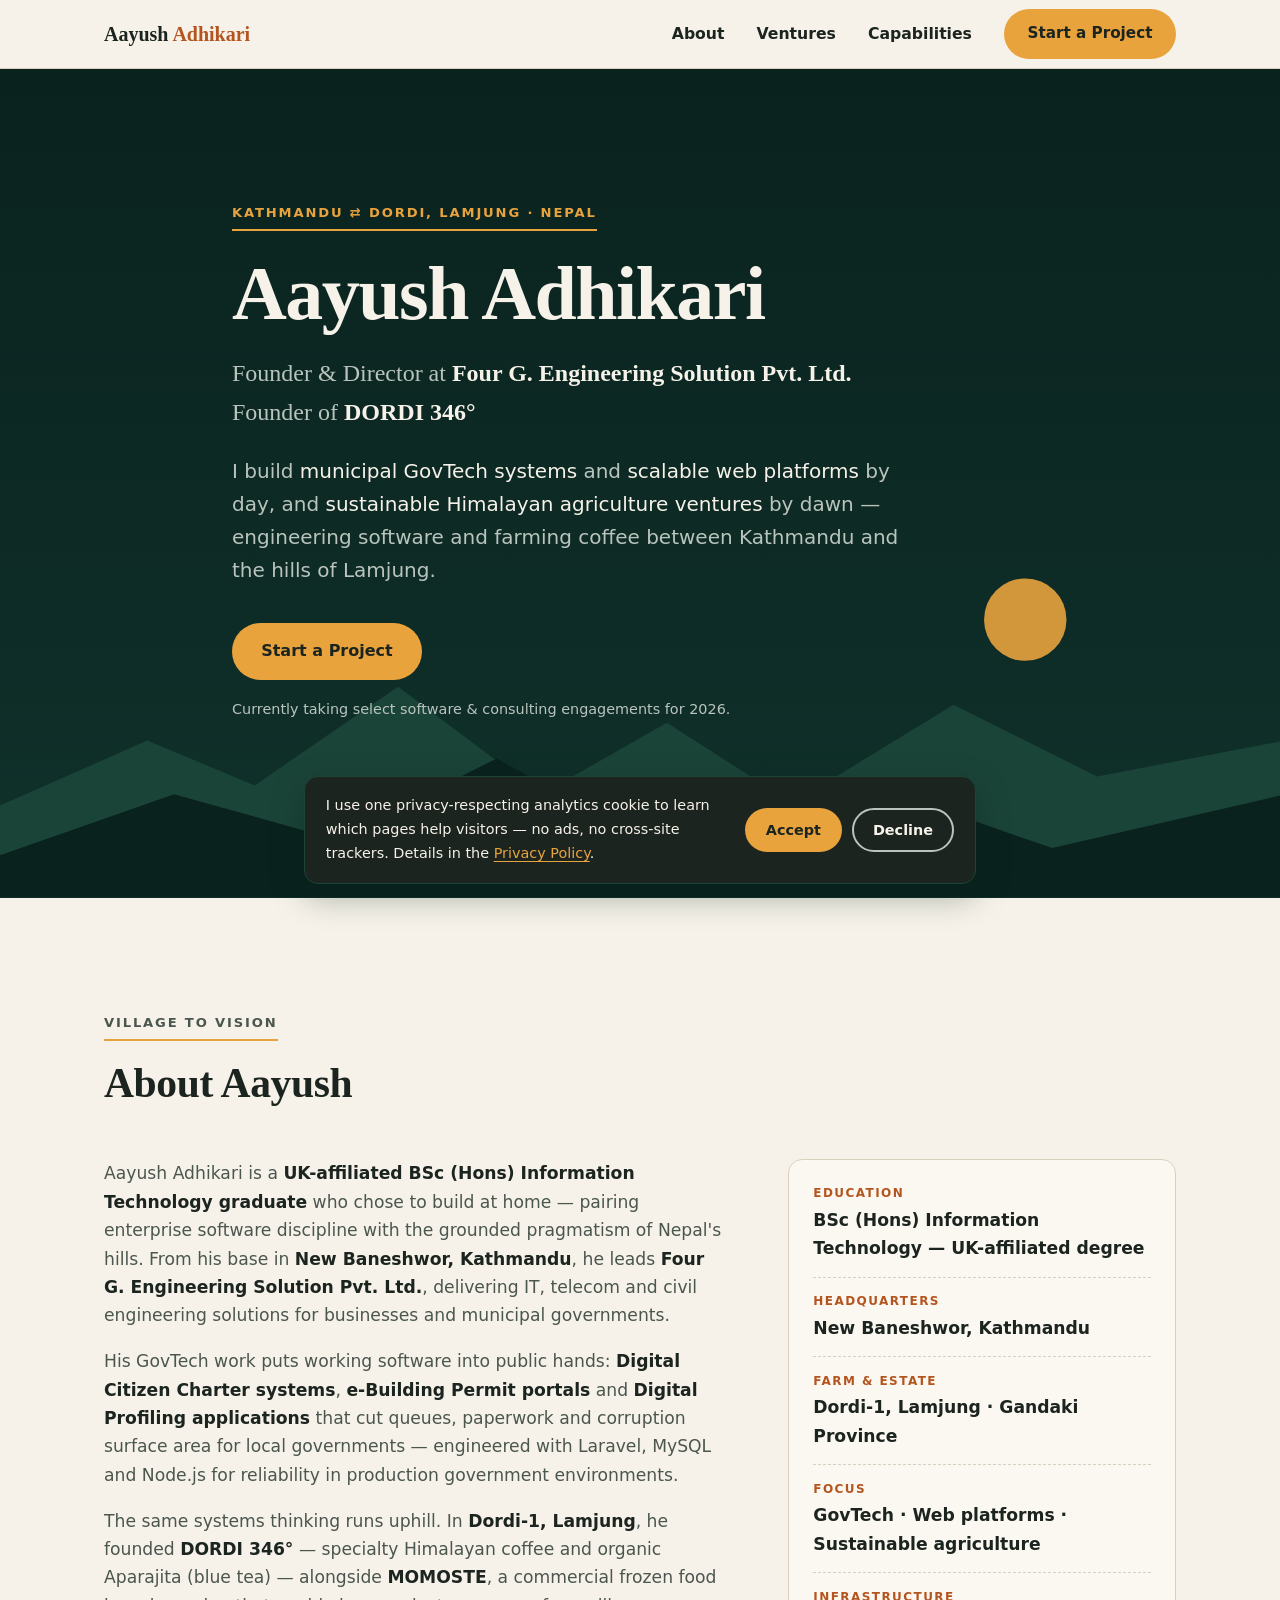
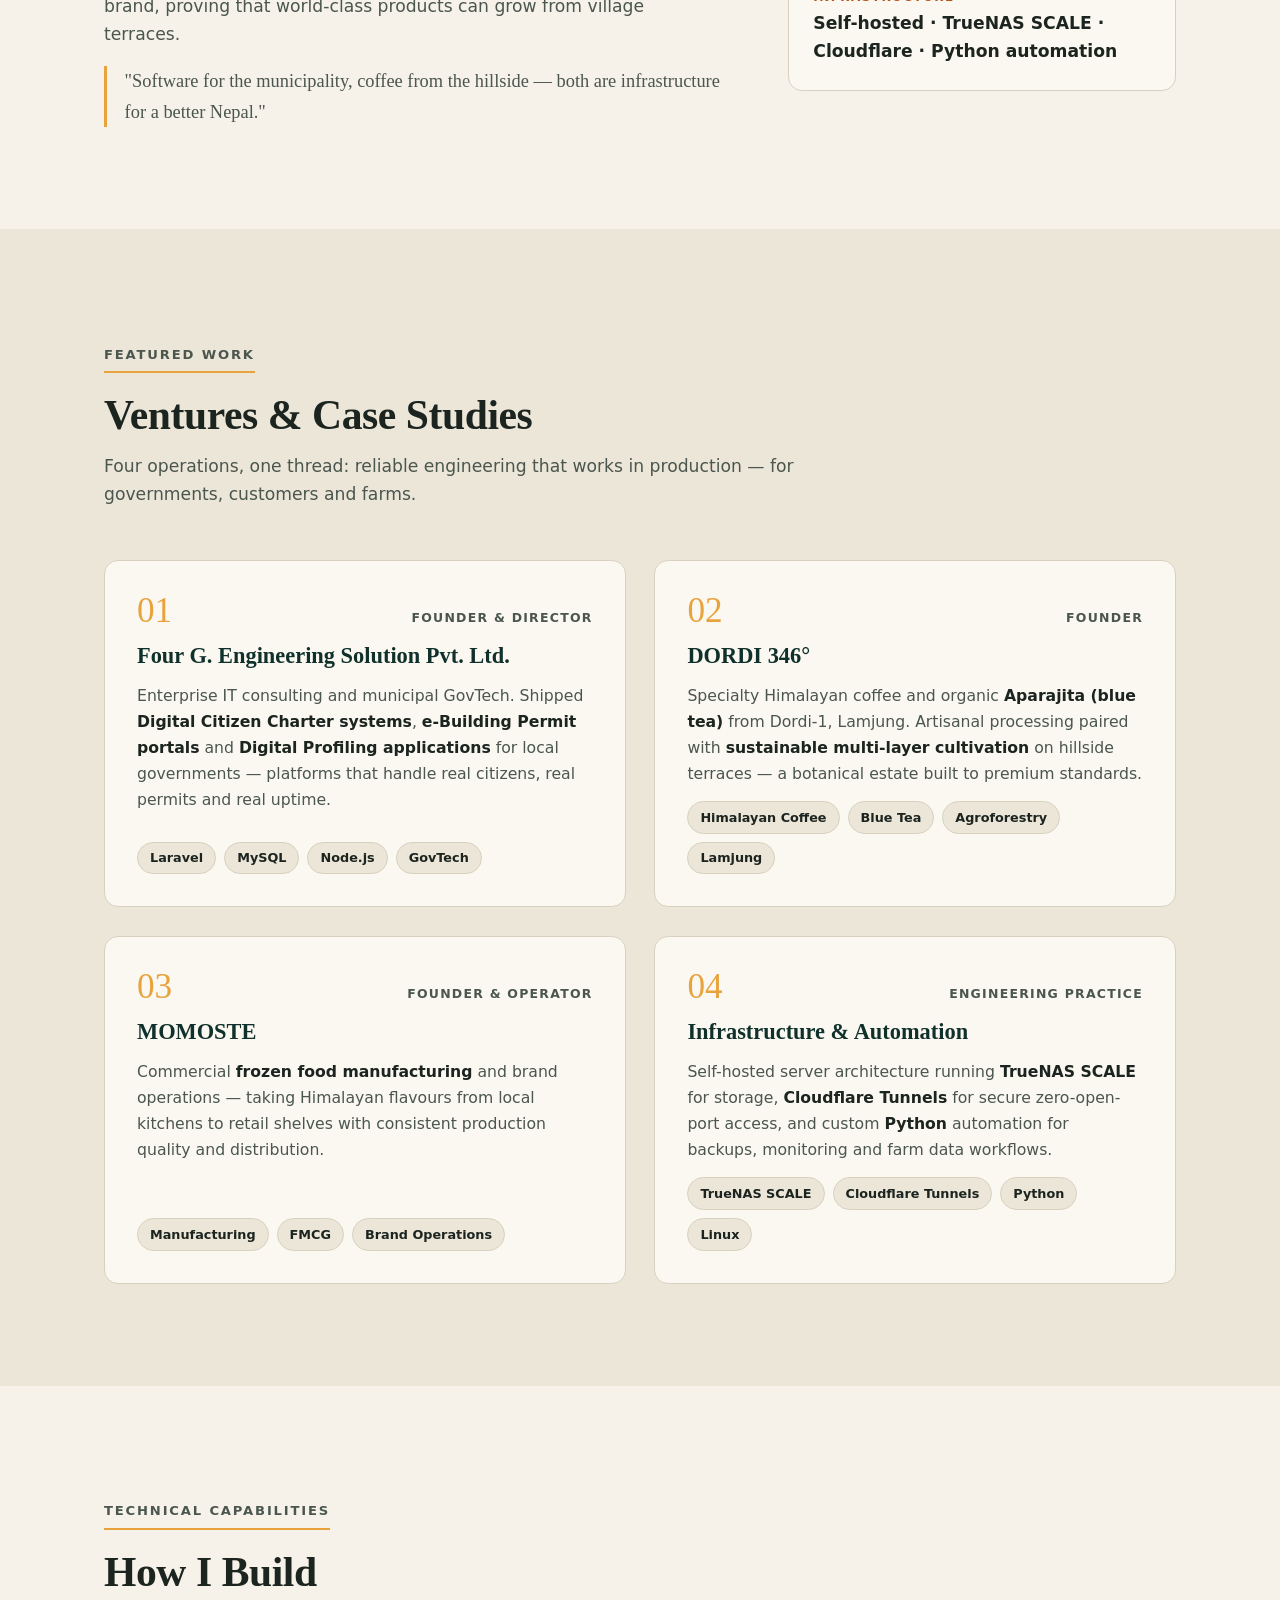
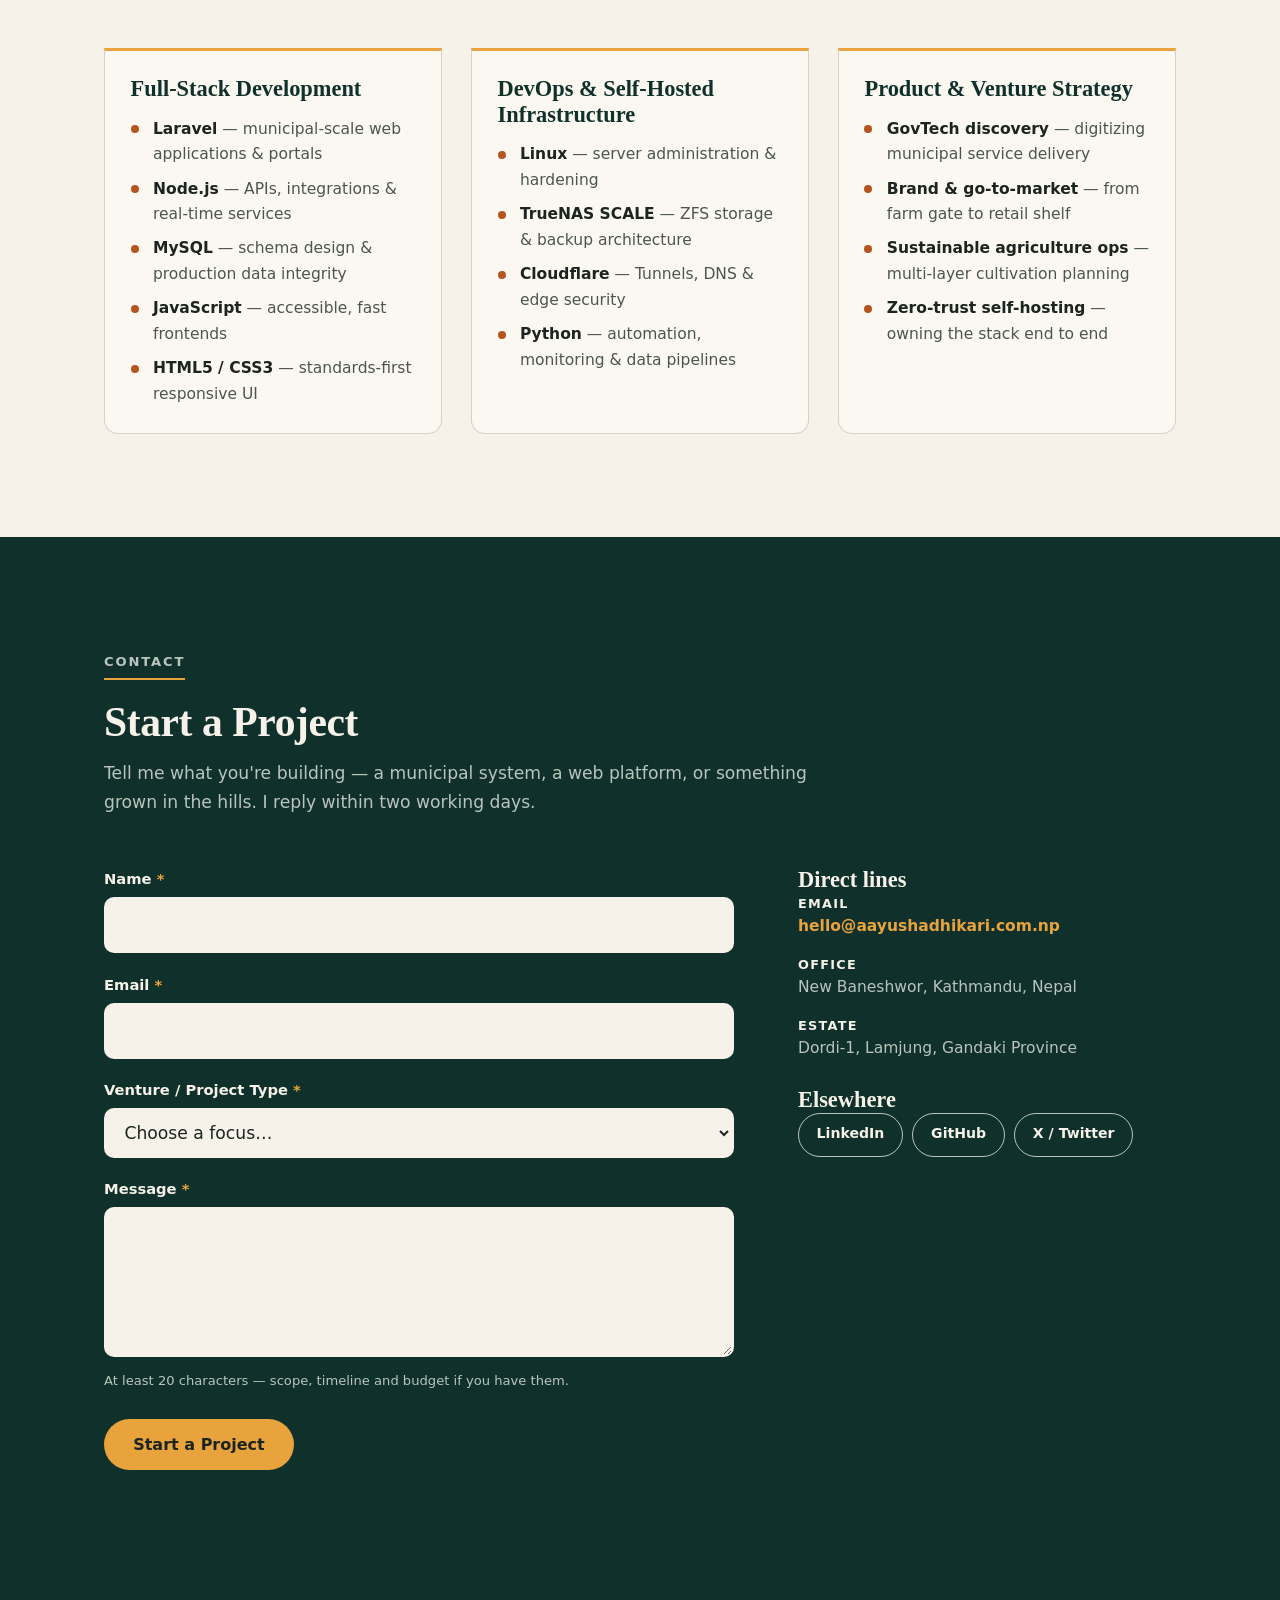
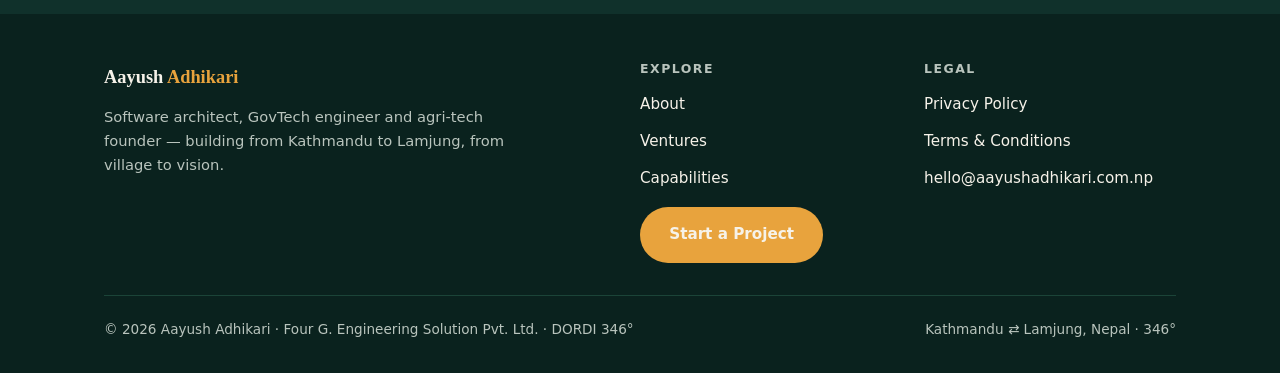
<file: index.html>
<!DOCTYPE html>
<html lang="en">
<head>
  <meta charset="UTF-8">
  <meta name="viewport" content="width=device-width, initial-scale=1">
  <title>Aayush Adhikari — Software Architect, GovTech Engineer &amp; Agri-Tech Founder</title>
  <meta name="description" content="Aayush Adhikari builds municipal GovTech systems, scalable web platforms and sustainable Himalayan agriculture ventures — Director of Four G. Engineering Solution Pvt. Ltd. and founder of DORDI 346°. Based between Kathmandu and Lamjung, Nepal.">
  <link rel="canonical" href="https://aayushadhikari.com.np/">
  <meta name="robots" content="index, follow">

  <!-- Open Graph -->
  <meta property="og:type" content="website">
  <meta property="og:url" content="https://aayushadhikari.com.np/">
  <meta property="og:site_name" content="Aayush Adhikari">
  <meta property="og:locale" content="en_US">
  <meta property="og:title" content="Aayush Adhikari — Software Architect, GovTech Engineer &amp; Agri-Tech Founder">
  <meta property="og:description" content="Municipal GovTech, scalable web platforms and Himalayan agri-business — built between Kathmandu and Lamjung, Nepal.">
  <meta property="og:image" content="https://aayushadhikari.com.np/og-image.png">
  <meta property="og:image:width" content="1200">
  <meta property="og:image:height" content="630">
  <meta property="og:image:alt" content="Social preview card introducing Aayush Adhikari, software architect and agri-tech founder.">

  <!-- Twitter Card -->
  <meta name="twitter:card" content="summary_large_image">
  <meta name="twitter:title" content="Aayush Adhikari — Software Architect, GovTech Engineer &amp; Agri-Tech Founder">
  <meta name="twitter:description" content="Municipal GovTech, scalable web platforms and Himalayan agri-business — built between Kathmandu and Lamjung, Nepal.">
  <meta name="twitter:image" content="https://aayushadhikari.com.np/og-image.png">

  <!-- Favicon suite -->
  <link rel="icon" href="/favicon.ico" sizes="32x32">
  <link rel="icon" href="/favicon.svg" type="image/svg+xml">
  <link rel="apple-touch-icon" href="/apple-touch-icon.png">
  <link rel="manifest" href="/site.webmanifest">
  <meta name="theme-color" content="#10312b">

  <!-- Fonts: none loaded — system font stack, zero network cost, no FOIT -->

  <link rel="preload" href="style.css" as="style">
  <link rel="stylesheet" href="style.css">
  <script src="main.js" defer></script>

  <!-- Structured data -->
  <script type="application/ld+json">
  {
    "@context": "https://schema.org",
    "@type": "Person",
    "name": "Aayush Adhikari",
    "jobTitle": "Founder & Director",
    "description": "Software architect, IT & engineering director and agri-tech founder based in Nepal.",
    "url": "https://aayushadhikari.com.np/",
    "worksFor": [
      { "@type": "Organization", "name": "Four G. Engineering Solution Pvt. Ltd." },
      { "@type": "Organization", "name": "DORDI 346°" }
    ],
    "address": {
      "@type": "PostalAddress",
      "addressLocality": "Kathmandu",
      "addressCountry": "NP"
    }
  }
  </script>
</head>
<body>
  <a class="skip-link" href="#main">Skip to main content</a>

  <header class="site-header">
    <div class="wrap header-inner">
      <a class="brand" href="/">Aayush <span>Adhikari</span></a>
      <button id="nav-toggle" class="nav-toggle" aria-expanded="false" aria-controls="nav-menu" aria-label="Open menu">
        <span></span><span></span><span></span>
      </button>
      <nav id="nav-menu" class="nav-menu" aria-label="Main navigation">
        <a href="/#about">About</a>
        <a href="/#ventures">Ventures</a>
        <a href="/#capabilities">Capabilities</a>
        <a href="/#contact" class="btn btn-primary nav-cta">Start a Project</a>
      </nav>
    </div>
  </header>

  <main id="main">
    <!-- ================= HERO ================= -->
    <section class="hero" aria-labelledby="hero-title">
      <svg class="hero-art" viewBox="0 0 1440 400" preserveAspectRatio="xMidYMax slice" aria-hidden="true" focusable="false">
        <circle cx="1150" cy="90" r="46" fill="#e8a33d" opacity="0.9"/>
        <path fill="#1b4438" d="M0 300 L170 225 L290 275 L450 165 L610 285 L750 205 L890 295 L1070 185 L1230 265 L1440 225 L1440 400 L0 400 Z"/>
        <path fill="#0a221e" d="M0 355 L200 285 L380 335 L560 245 L740 345 L980 275 L1180 345 L1440 285 L1440 400 L0 400 Z"/>
      </svg>
      <div class="wrap hero-inner">
        <p class="kicker">Kathmandu ⇄ Dordi, Lamjung · Nepal</p>
        <h1 id="hero-title">Aayush Adhikari</h1>
        <p class="roles">
          Founder &amp; Director at <strong>Four G. Engineering Solution Pvt. Ltd.</strong><br>
          Founder of <strong>DORDI 346°</strong>
        </p>
        <p class="sub">
          I build <em>municipal GovTech systems</em> and <em>scalable web platforms</em> by day,
          and <em>sustainable Himalayan agriculture ventures</em> by dawn — engineering software
          and farming coffee between Kathmandu and the hills of Lamjung.
        </p>
        <!-- Single primary call to action for the entire site -->
        <a class="btn btn-primary" href="#contact">Start a Project</a>
        <p class="availability">Currently taking select software &amp; consulting engagements for 2026.</p>
      </div>
    </section>

    <!-- ================= ABOUT ================= -->
    <section class="section" id="about" aria-labelledby="about-title">
      <div class="wrap">
        <div class="section-head">
          <p class="kicker">Village to Vision</p>
          <h2 id="about-title">About Aayush</h2>
        </div>
        <div class="about-grid">
          <div class="about-copy">
            <p>
              Aayush Adhikari is a <strong>UK-affiliated BSc (Hons) Information Technology graduate</strong>
              who chose to build at home — pairing enterprise software discipline with the
              grounded pragmatism of Nepal's hills. From his base in <strong>New Baneshwor, Kathmandu</strong>,
              he leads <strong>Four G. Engineering Solution Pvt. Ltd.</strong>, delivering IT, telecom and
              civil engineering solutions for businesses and municipal governments.
            </p>
            <p>
              His GovTech work puts working software into public hands: <strong>Digital Citizen Charter
              systems</strong>, <strong>e-Building Permit portals</strong> and <strong>Digital Profiling
              applications</strong> that cut queues, paperwork and corruption surface area for
              local governments — engineered with Laravel, MySQL and Node.js for reliability
              in production government environments.
            </p>
            <p>
              The same systems thinking runs uphill. In <strong>Dordi-1, Lamjung</strong>, he founded
              <strong>DORDI 346°</strong> — specialty Himalayan coffee and organic Aparajita (blue tea) —
              alongside <strong>MOMOSTE</strong>, a commercial frozen food brand, proving that
              world-class products can grow from village terraces.
            </p>
            <p class="about-quote">
              "Software for the municipality, coffee from the hillside — both are
              infrastructure for a better Nepal."
            </p>
          </div>
          <ul class="fact-list" aria-label="Quick facts">
            <li>
              <span class="fact-label">Education</span>
              <span class="fact-value">BSc (Hons) Information Technology — UK-affiliated degree</span>
            </li>
            <li>
              <span class="fact-label">Headquarters</span>
              <span class="fact-value">New Baneshwor, Kathmandu</span>
            </li>
            <li>
              <span class="fact-label">Farm &amp; Estate</span>
              <span class="fact-value">Dordi-1, Lamjung · Gandaki Province</span>
            </li>
            <li>
              <span class="fact-label">Focus</span>
              <span class="fact-value">GovTech · Web platforms · Sustainable agriculture</span>
            </li>
            <li>
              <span class="fact-label">Infrastructure</span>
              <span class="fact-value">Self-hosted · TrueNAS SCALE · Cloudflare · Python automation</span>
            </li>
          </ul>
        </div>
      </div>
    </section>

    <!-- ================= VENTURES ================= -->
    <section class="section section-alt" id="ventures" aria-labelledby="ventures-title">
      <div class="wrap">
        <div class="section-head">
          <p class="kicker">Featured Work</p>
          <h2 id="ventures-title">Ventures &amp; Case Studies</h2>
          <p>Four operations, one thread: reliable engineering that works in production — for governments, customers and farms.</p>
        </div>
        <div class="venture-grid">
          <article class="venture-card">
            <div class="venture-top">
              <span class="venture-no" aria-hidden="true">01</span>
              <span class="venture-role">Founder &amp; Director</span>
            </div>
            <h3>Four G. Engineering Solution Pvt. Ltd.</h3>
            <p>
              Enterprise IT consulting and municipal GovTech. Shipped <strong>Digital Citizen Charter
              systems</strong>, <strong>e-Building Permit portals</strong> and <strong>Digital Profiling
              applications</strong> for local governments — platforms that handle real citizens,
              real permits and real uptime.
            </p>
            <ul class="chips" aria-label="Technology stack">
              <li>Laravel</li><li>MySQL</li><li>Node.js</li><li>GovTech</li>
            </ul>
          </article>

          <article class="venture-card">
            <div class="venture-top">
              <span class="venture-no" aria-hidden="true">02</span>
              <span class="venture-role">Founder</span>
            </div>
            <h3>DORDI 346°</h3>
            <p>
              Specialty Himalayan coffee and organic <strong>Aparajita (blue tea)</strong> from Dordi-1,
              Lamjung. Artisanal processing paired with <strong>sustainable multi-layer cultivation</strong>
              on hillside terraces — a botanical estate built to premium standards.
            </p>
            <ul class="chips" aria-label="Products">
              <li>Himalayan Coffee</li><li>Blue Tea</li><li>Agroforestry</li><li>Lamjung</li>
            </ul>
          </article>

          <article class="venture-card">
            <div class="venture-top">
              <span class="venture-no" aria-hidden="true">03</span>
              <span class="venture-role">Founder &amp; Operator</span>
            </div>
            <h3>MOMOSTE</h3>
            <p>
              Commercial <strong>frozen food manufacturing</strong> and brand operations — taking
              Himalayan flavours from local kitchens to retail shelves with consistent
              production quality and distribution.
            </p>
            <ul class="chips" aria-label="Operations areas">
              <li>Manufacturing</li><li>FMCG</li><li>Brand Operations</li>
            </ul>
          </article>

          <article class="venture-card">
            <div class="venture-top">
              <span class="venture-no" aria-hidden="true">04</span>
              <span class="venture-role">Engineering Practice</span>
            </div>
            <h3>Infrastructure &amp; Automation</h3>
            <p>
              Self-hosted server architecture running <strong>TrueNAS SCALE</strong> for storage,
              <strong>Cloudflare Tunnels</strong> for secure zero-open-port access, and custom
              <strong>Python</strong> automation for backups, monitoring and farm data workflows.
            </p>
            <ul class="chips" aria-label="Infrastructure stack">
              <li>TrueNAS SCALE</li><li>Cloudflare Tunnels</li><li>Python</li><li>Linux</li>
            </ul>
          </article>
        </div>
      </div>
    </section>

    <!-- ================= CAPABILITIES ================= -->
    <section class="section" id="capabilities" aria-labelledby="caps-title">
      <div class="wrap">
        <div class="section-head">
          <p class="kicker">Technical Capabilities</p>
          <h2 id="caps-title">How I Build</h2>
        </div>
        <div class="caps-grid">
          <div class="cap">
            <h3>Full-Stack Development</h3>
            <ul>
              <li><strong>Laravel</strong> — municipal-scale web applications &amp; portals</li>
              <li><strong>Node.js</strong> — APIs, integrations &amp; real-time services</li>
              <li><strong>MySQL</strong> — schema design &amp; production data integrity</li>
              <li><strong>JavaScript</strong> — accessible, fast frontends</li>
              <li><strong>HTML5 / CSS3</strong> — standards-first responsive UI</li>
            </ul>
          </div>
          <div class="cap">
            <h3>DevOps &amp; Self-Hosted Infrastructure</h3>
            <ul>
              <li><strong>Linux</strong> — server administration &amp; hardening</li>
              <li><strong>TrueNAS SCALE</strong> — ZFS storage &amp; backup architecture</li>
              <li><strong>Cloudflare</strong> — Tunnels, DNS &amp; edge security</li>
              <li><strong>Python</strong> — automation, monitoring &amp; data pipelines</li>
            </ul>
          </div>
          <div class="cap">
            <h3>Product &amp; Venture Strategy</h3>
            <ul>
              <li><strong>GovTech discovery</strong> — digitizing municipal service delivery</li>
              <li><strong>Brand &amp; go-to-market</strong> — from farm gate to retail shelf</li>
              <li><strong>Sustainable agriculture ops</strong> — multi-layer cultivation planning</li>
              <li><strong>Zero-trust self-hosting</strong> — owning the stack end to end</li>
            </ul>
          </div>
        </div>
      </div>
    </section>

    <!-- ================= CONTACT ================= -->
    <section class="section contact" id="contact" aria-labelledby="contact-title">
      <div class="wrap">
        <div class="section-head">
          <p class="kicker">Contact</p>
          <h2 id="contact-title">Start a Project</h2>
          <p>Tell me what you're building — a municipal system, a web platform, or something grown in the hills. I reply within two working days.</p>
        </div>
        <div class="contact-grid">
          <form id="contact-form" action="/api/contact" method="post" novalidate>
            <!-- Honeypot: hidden from humans via CSS, irresistible to bots -->
            <div class="hp-field" aria-hidden="true">
              <label for="f-website">Website</label>
              <input type="text" id="f-website" name="website" tabindex="-1" autocomplete="off">
            </div>
            <input type="hidden" id="f-started" name="startedAt" value="">

            <div class="field">
              <label for="f-name">Name <span class="req" aria-hidden="true">*</span></label>
              <input type="text" id="f-name" name="name" required autocomplete="name" maxlength="100" aria-describedby="f-name-error">
              <span class="field-error" id="f-name-error" aria-live="polite"></span>
            </div>

            <div class="field">
              <label for="f-email">Email <span class="req" aria-hidden="true">*</span></label>
              <input type="email" id="f-email" name="email" required autocomplete="email" maxlength="200" aria-describedby="f-email-error">
              <span class="field-error" id="f-email-error" aria-live="polite"></span>
            </div>

            <div class="field">
              <label for="f-type">Venture / Project Type <span class="req" aria-hidden="true">*</span></label>
              <select id="f-type" name="projectType" required aria-describedby="f-type-error">
                <option value="" selected>Choose a focus…</option>
                <option value="GovTech / Municipal Systems">GovTech / Municipal Systems</option>
                <option value="Web Platform / SaaS">Web Platform / SaaS</option>
                <option value="IT Consulting & Infrastructure">IT Consulting &amp; Infrastructure</option>
                <option value="Agri-Tech / DORDI 346°">Agri-Tech / DORDI 346°</option>
                <option value="Other">Other</option>
              </select>
              <span class="field-error" id="f-type-error" aria-live="polite"></span>
            </div>

            <div class="field">
              <label for="f-message">Message <span class="req" aria-hidden="true">*</span></label>
              <textarea id="f-message" name="message" required minlength="20" maxlength="5000" aria-describedby="f-message-error f-message-hint"></textarea>
              <span class="field-hint" id="f-message-hint">At least 20 characters — scope, timeline and budget if you have them.</span>
              <span class="field-error" id="f-message-error" aria-live="polite"></span>
            </div>

            <button type="submit" class="btn btn-primary">Start a Project</button>
            <p class="form-status" id="form-status" role="status" aria-live="polite"></p>
          </form>

          <aside class="contact-aside" aria-label="Direct contact details">
            <div>
              <h3>Direct lines</h3>
              <ul class="contact-lines">
                <li>
                  <strong>Email</strong>
                  <a href="mailto:hello@aayushadhikari.com.np">hello@aayushadhikari.com.np</a>
                </li>
                <li>
                  <strong>Office</strong>
                  New Baneshwor, Kathmandu, Nepal
                </li>
                <li>
                  <strong>Estate</strong>
                  Dordi-1, Lamjung, Gandaki Province
                </li>
              </ul>
            </div>
            <div>
              <h3>Elsewhere</h3>
              <div class="socials">
                <a href="https://www.linkedin.com/in/aayush-adhikari" rel="noopener noreferrer">LinkedIn</a>
                <a href="https://github.com/aayushadhikari" rel="noopener noreferrer">GitHub</a>
                <a href="https://x.com/aayush_adhikari" rel="noopener noreferrer">X / Twitter</a>
              </div>
            </div>
          </aside>
        </div>
      </div>
    </section>
  </main>

  <!-- ================= FOOTER ================= -->
  <footer class="site-footer">
    <div class="wrap">
      <div class="footer-grid">
        <div class="footer-col">
          <a class="brand" href="/">Aayush <span>Adhikari</span></a>
          <p class="footer-tag">
            Software architect, GovTech engineer and agri-tech founder —
            building from Kathmandu to Lamjung, from village to vision.
          </p>
        </div>
        <nav class="footer-col" aria-label="Footer navigation">
          <h3>Explore</h3>
          <ul>
            <li><a href="/#about">About</a></li>
            <li><a href="/#ventures">Ventures</a></li>
            <li><a href="/#capabilities">Capabilities</a></li>
            <li><a class="btn btn-primary" href="/#contact">Start a Project</a></li>
          </ul>
        </nav>
        <nav class="footer-col" aria-label="Legal">
          <h3>Legal</h3>
          <ul>
            <li><a href="/privacy-policy">Privacy Policy</a></li>
            <li><a href="/terms">Terms &amp; Conditions</a></li>
            <li><a href="mailto:hello@aayushadhikari.com.np">hello@aayushadhikari.com.np</a></li>
          </ul>
        </nav>
      </div>
      <div class="footer-base">
        <p>© 2026 Aayush Adhikari · Four G. Engineering Solution Pvt. Ltd. · DORDI 346°</p>
        <p>Kathmandu ⇄ Lamjung, Nepal · 346°</p>
      </div>
    </div>
  </footer>

  <!-- Cookie consent banner (GDPR) — analytics only load after explicit opt-in -->
  <div id="cookie-banner" class="cookie-banner" hidden role="region" aria-label="Cookie consent">
    <p>
      I use one privacy-respecting analytics cookie to learn which pages help visitors —
      no ads, no cross-site trackers. Details in the
      <a href="/privacy-policy">Privacy Policy</a>.
    </p>
    <div class="cookie-actions">
      <button type="button" class="btn btn-primary" data-consent="accepted">Accept</button>
      <button type="button" class="btn btn-ghost" data-consent="declined">Decline</button>
    </div>
  </div>
</body>
</html>
</file>
<file: style.css>
/* ============================================================
   Aayush Adhikari — personal portfolio
   Single stylesheet · no frameworks · mobile-first
   Palette audited for WCAG AA/AAA contrast (see comments)
   ============================================================ */

:root {
  --pine: #10312b;        /* deep pine green — primary brand dark */
  --pine-deep: #0a221e;
  --pine-soft: #1b4438;
  --cream: #f6f2e9;       /* ivory page background */
  --cream-dim: #ece6d8;
  --card: #fbf8f1;
  --ink: #1c2420;         /* body text on cream — ~14:1 */
  --muted: #4a564e;       /* muted text on cream — ~7:1 AAA */
  --muted-dark: #b9c4bd;  /* muted text on pine — ~7:1 */
  --terra: #b4551f;       /* links on cream — ~4.6:1 AA (used bold) */
  --amber: #e8a33d;       /* accents on pine — ~8:1 */
  --amber-hover: #d6912c;
  --error: #ffc4b0;       /* form errors on pine — ~9:1 */
  --error-light: #8c2f12; /* form errors on cream — ~7:1 */
  --line: #d8d1c0;
  --radius: 14px;
  --serif: Georgia, "Times New Roman", serif;
  --sans: system-ui, -apple-system, "Segoe UI", Roboto, "Helvetica Neue", sans-serif;
}

* { box-sizing: border-box; margin: 0; padding: 0; }

html {
  scroll-behavior: smooth;
  -webkit-text-size-adjust: 100%;
}

body {
  font-family: var(--sans);
  background: var(--cream);
  color: var(--ink);
  line-height: 1.65;
  font-size: clamp(1rem, 0.95rem + 0.25vw, 1.075rem);
}

/* Fluid type scale */
h1, h2, h3 { font-family: var(--serif); font-weight: 700; line-height: 1.15; }
h1 { font-size: clamp(2.6rem, 2rem + 4vw, 4.75rem); letter-spacing: -0.02em; }
h2 { font-size: clamp(1.7rem, 1.4rem + 1.6vw, 2.6rem); letter-spacing: -0.01em; }
h3 { font-size: clamp(1.15rem, 1.05rem + 0.5vw, 1.4rem); }

a { color: var(--terra); text-underline-offset: 0.2em; }
a:hover { color: var(--pine); }

img, svg { max-width: 100%; height: auto; }

:focus-visible {
  outline: 3px solid var(--terra);
  outline-offset: 3px;
  border-radius: 2px;
}

::selection { background: var(--amber); color: var(--ink); }

.wrap {
  max-width: 72rem;
  margin-inline: auto;
  padding-inline: clamp(1.1rem, 4vw, 2.5rem);
}

section[id], footer[id] { scroll-margin-top: 5.5rem; }

.skip-link {
  position: absolute;
  left: 1rem;
  top: -4rem;
  background: var(--pine);
  color: var(--cream);
  padding: 0.6rem 1rem;
  border-radius: 0 0 var(--radius) var(--radius);
  z-index: 100;
  transition: top 0.15s ease;
}
.skip-link:focus { top: 0; color: var(--cream); }

/* ---------- Buttons ---------- */
.btn {
  display: inline-block;
  font-family: var(--sans);
  font-weight: 700;
  font-size: 1rem;
  text-decoration: none;
  text-align: center;
  padding: 0.85rem 1.7rem;
  border-radius: 999px;
  border: 2px solid transparent;
  cursor: pointer;
  min-height: 48px;             /* tap-friendly target */
  transition: background-color 0.15s ease, transform 0.15s ease;
}
.btn:active { transform: translateY(1px); }

.btn-primary {
  background: var(--amber);     /* amber bg + ink text ≈ 7:1 */
  color: var(--ink);
}
.btn-primary:hover { background: var(--amber-hover); color: var(--ink); }

.btn-ghost {
  background: transparent;
  color: var(--cream);
  border-color: var(--muted-dark);
}
.btn-ghost:hover { border-color: var(--cream); color: var(--cream); background: rgba(255,255,255,0.06); }

/* ---------- Header / nav ---------- */
.site-header {
  position: sticky;
  top: 0;
  z-index: 50;
  background: rgba(246, 242, 233, 0.92);
  backdrop-filter: blur(8px);
  border-bottom: 1px solid var(--line);
}
.header-inner {
  display: flex;
  align-items: center;
  justify-content: space-between;
  gap: 1rem;
  min-height: 4.25rem;
}
.brand {
  font-family: var(--serif);
  font-weight: 700;
  font-size: 1.25rem;
  color: var(--ink);
  text-decoration: none;
  white-space: nowrap;
}
.brand span { color: var(--terra); }
.brand:hover { color: var(--ink); }
.brand:hover span { color: var(--ink); }

.nav-menu {
  display: flex;
  align-items: center;
  gap: clamp(1rem, 2.5vw, 2rem);
}
.nav-menu a:not(.btn) {
  color: var(--ink);
  text-decoration: none;
  font-weight: 600;
  font-size: 0.98rem;
  padding: 0.4rem 0;
}
.nav-menu a:not(.btn):hover { color: var(--terra); }
.nav-cta { font-size: 0.95rem; padding: 0.65rem 1.35rem; min-height: 44px; }

.nav-toggle {
  display: none;
  background: none;
  border: 1px solid var(--line);
  border-radius: 10px;
  width: 48px;
  height: 48px;
  cursor: pointer;
  position: relative;
}
.nav-toggle span {
  display: block;
  width: 22px;
  height: 2px;
  background: var(--ink);
  margin: 4px auto;
  transition: transform 0.2s ease, opacity 0.2s ease;
}
body.nav-open .nav-toggle span:nth-child(1) { transform: translateY(6px) rotate(45deg); }
body.nav-open .nav-toggle span:nth-child(2) { opacity: 0; }
body.nav-open .nav-toggle span:nth-child(3) { transform: translateY(-6px) rotate(-45deg); }

/* ---------- Hero ---------- */
.hero {
  position: relative;
  background: linear-gradient(180deg, var(--pine-deep) 0%, var(--pine) 100%);
  color: var(--cream);
  overflow: hidden;
  padding-block: clamp(4.5rem, 10vw, 8.5rem) clamp(7rem, 14vw, 11rem);
}
.hero-art {
  position: absolute;
  inset: auto 0 0 0;
  width: 100%;
  height: clamp(180px, 28vw, 380px);
  display: block;
  pointer-events: none;
}
.hero-inner { position: relative; z-index: 1; max-width: 56rem; }
.kicker {
  display: inline-block;
  font-size: 0.82rem;
  font-weight: 700;
  letter-spacing: 0.14em;
  text-transform: uppercase;
  color: var(--amber);          /* amber on pine-deep ≈ 9:1 */
  margin-bottom: 1.2rem;
  border-bottom: 2px solid var(--amber);
  padding-bottom: 0.35rem;
}
.hero h1 { color: var(--cream); margin-bottom: 1rem; }
.hero .roles {
  font-family: var(--serif);
  font-size: clamp(1.1rem, 1rem + 0.8vw, 1.5rem);
  color: var(--muted-dark);
  margin-bottom: 1.4rem;
}
.hero .roles strong { color: var(--cream); font-weight: 700; }
.hero .sub {
  max-width: 44rem;
  font-size: clamp(1.05rem, 1rem + 0.4vw, 1.25rem);
  color: var(--muted-dark);
  margin-bottom: 2.2rem;
}
.hero .sub em { color: var(--cream); font-style: normal; }
.hero .availability {
  margin-top: 1.1rem;
  font-size: 0.9rem;
  color: var(--muted-dark);
}

/* ---------- Sections ---------- */
.section { padding-block: clamp(3.5rem, 8vw, 6.5rem); }
.section-alt { background: var(--cream-dim); }
.section-head { max-width: 44rem; margin-bottom: clamp(2rem, 4vw, 3.25rem); }
.section-head p { color: var(--muted); margin-top: 0.75rem; }

/* ---------- About ---------- */
.about-grid {
  display: grid;
  grid-template-columns: 1.6fr 1fr;
  gap: clamp(2rem, 5vw, 4rem);
  align-items: start;
}
.about-copy p + p { margin-top: 1.1rem; }
.about-copy p { color: var(--muted); }
.about-copy strong { color: var(--ink); }
.about-quote {
  font-family: var(--serif);
  font-size: 1.15rem;
  color: var(--ink);
  border-left: 3px solid var(--amber);
  padding-left: 1.1rem;
  margin-top: 1.4rem;
}
.fact-list {
  list-style: none;
  display: grid;
  gap: 0.9rem;
  border: 1px solid var(--line);
  border-radius: var(--radius);
  background: var(--card);
  padding: 1.5rem;
}
.fact-list li {
  display: grid;
  gap: 0.1rem;
  padding-bottom: 0.9rem;
  border-bottom: 1px dashed var(--line);
}
.fact-list li:last-child { border-bottom: 0; padding-bottom: 0; }
.fact-list .fact-label {
  font-size: 0.75rem;
  font-weight: 700;
  letter-spacing: 0.12em;
  text-transform: uppercase;
  color: var(--terra);
}
.fact-list .fact-value { font-weight: 600; }

/* ---------- Venture cards ---------- */
.venture-grid {
  display: grid;
  grid-template-columns: repeat(2, 1fr);
  gap: clamp(1.2rem, 2.5vw, 1.8rem);
}
.venture-card {
  background: var(--card);
  border: 1px solid var(--line);
  border-radius: var(--radius);
  padding: clamp(1.4rem, 3vw, 2rem);
  display: flex;
  flex-direction: column;
  gap: 0.9rem;
  transition: border-color 0.15s ease, transform 0.15s ease;
}
.venture-card:hover { border-color: var(--amber); transform: translateY(-3px); }
.venture-top {
  display: flex;
  align-items: baseline;
  justify-content: space-between;
  gap: 1rem;
}
.venture-no {
  font-family: var(--serif);
  font-size: 2.2rem;
  color: var(--amber);
  line-height: 1;
}
.venture-role {
  font-size: 0.78rem;
  font-weight: 700;
  letter-spacing: 0.1em;
  text-transform: uppercase;
  color: var(--muted);
  text-align: right;
}
.venture-card h3 { color: var(--pine); }
.venture-card p { color: var(--muted); font-size: 0.98rem; }
.venture-card p strong { color: var(--ink); }
.chips { display: flex; flex-wrap: wrap; gap: 0.5rem; margin-top: auto; }
.chips li {
  list-style: none;
  font-size: 0.8rem;
  font-weight: 600;
  color: var(--ink);
  background: var(--cream-dim);
  border: 1px solid var(--line);
  border-radius: 999px;
  padding: 0.3rem 0.75rem;
}

/* ---------- Capabilities ---------- */
.caps-grid {
  display: grid;
  grid-template-columns: repeat(3, 1fr);
  gap: clamp(1.2rem, 2.5vw, 1.8rem);
}
.cap {
  background: var(--card);
  border: 1px solid var(--line);
  border-top: 3px solid var(--amber);
  border-radius: 0 0 var(--radius) var(--radius);
  padding: 1.6rem;
}
.cap h3 { color: var(--pine); margin-bottom: 0.9rem; }
.cap ul { list-style: none; display: grid; gap: 0.55rem; }
.cap li {
  padding-left: 1.4rem;
  position: relative;
  color: var(--muted);
  font-size: 0.97rem;
}
.cap li::before {
  content: "";
  position: absolute;
  left: 0;
  top: 0.55em;
  width: 8px;
  height: 8px;
  border-radius: 50%;
  background: var(--terra);
}
.cap li strong { color: var(--ink); }

/* ---------- Contact ---------- */
.contact { background: var(--pine); color: var(--cream); }
.contact .section-head p { color: var(--muted-dark); }
.contact h2 { color: var(--cream); }
.contact-grid {
  display: grid;
  grid-template-columns: 1.25fr 0.75fr;
  gap: clamp(2rem, 5vw, 4rem);
  align-items: start;
}

.field { margin-bottom: 1.2rem; }
.field label {
  display: block;
  font-weight: 700;
  font-size: 0.92rem;
  margin-bottom: 0.35rem;
  color: var(--cream);
}
.field .req { color: var(--amber); }
.field input,
.field select,
.field textarea {
  width: 100%;
  font: inherit;
  color: var(--ink);
  background: var(--cream);
  border: 2px solid transparent;
  border-radius: 10px;
  padding: 0.75rem 0.9rem;
  min-height: 48px;
}
.field textarea { min-height: 150px; resize: vertical; }
.field input:focus-visible,
.field select:focus-visible,
.field textarea:focus-visible {
  outline: 3px solid var(--amber);
  outline-offset: 1px;
}
.field input[aria-invalid="true"],
.field select[aria-invalid="true"],
.field textarea[aria-invalid="true"] { border-color: var(--error); }
.field-error {
  display: block;
  margin-top: 0.35rem;
  font-size: 0.88rem;
  font-weight: 600;
  color: var(--error);
}
.field-hint { font-size: 0.82rem; color: var(--muted-dark); margin-top: 0.3rem; }

.form-status {
  margin-top: 1rem;
  font-weight: 600;
  min-height: 1.5em;
}
.form-status.is-ok { color: var(--amber); }
.form-status.is-error { color: var(--error); }
#contact-form button[type="submit"] { margin-top: 0.4rem; }
#contact-form button[type="submit"][disabled] { opacity: 0.6; cursor: wait; }

/* Honeypot: invisible to humans, present in DOM for bots */
.hp-field {
  position: absolute !important;
  left: -9999px !important;
  width: 1px;
  height: 1px;
  overflow: hidden;
}

.contact-aside { display: grid; gap: 1.6rem; }
.contact-aside h3 { color: var(--cream); }
.contact-lines { list-style: none; display: grid; gap: 0.9rem; }
.contact-lines li { color: var(--muted-dark); font-size: 0.97rem; }
.contact-lines strong { color: var(--cream); display: block; font-size: 0.8rem; letter-spacing: 0.1em; text-transform: uppercase; }
.contact-lines a { color: var(--amber); text-decoration: none; font-weight: 600; }
.contact-lines a:hover { text-decoration: underline; color: var(--cream); }
.socials { display: flex; flex-wrap: wrap; gap: 0.6rem; }
.socials a {
  display: inline-block;
  font-size: 0.88rem;
  font-weight: 700;
  color: var(--cream);
  text-decoration: none;
  border: 1px solid var(--muted-dark);
  border-radius: 999px;
  padding: 0.5rem 1.1rem;
  min-height: 44px;
  line-height: 1.6;
}
.socials a:hover { border-color: var(--amber); color: var(--amber); }

/* ---------- Footer ---------- */
.site-footer {
  background: var(--pine-deep);
  color: var(--muted-dark);
  padding-block: 3rem 2rem;
}
.footer-grid {
  display: grid;
  grid-template-columns: 2fr 1fr 1fr;
  gap: 2rem;
  padding-bottom: 2rem;
  border-bottom: 1px solid var(--pine-soft);
}
.site-footer .brand { color: var(--cream); font-size: 1.15rem; }
.site-footer .brand:hover { color: var(--cream); }
.site-footer .brand span { color: var(--amber); }
.footer-tag { margin-top: 0.8rem; font-size: 0.92rem; max-width: 26rem; }
.footer-col h3 {
  font-family: var(--sans);
  font-size: 0.78rem;
  letter-spacing: 0.12em;
  text-transform: uppercase;
  color: var(--muted-dark);
  margin-bottom: 0.8rem;
}
.footer-col ul { list-style: none; display: grid; gap: 0.55rem; }
.footer-col a {
  color: var(--cream);
  text-decoration: none;
  font-size: 0.95rem;
}
.footer-col a:hover { color: var(--amber); text-decoration: underline; }
.footer-col .btn { margin-top: 0.4rem; }
.footer-base {
  display: flex;
  flex-wrap: wrap;
  gap: 1rem;
  justify-content: space-between;
  padding-top: 1.4rem;
  font-size: 0.85rem;
}

/* ---------- Cookie banner ---------- */
.cookie-banner {
  position: fixed;
  inset: auto 1rem 1rem 1rem;
  z-index: 90;
  max-width: 42rem;
  margin-inline: auto;
  background: var(--ink);
  color: var(--cream);
  border-radius: var(--radius);
  border: 1px solid var(--pine-soft);
  padding: 1.1rem 1.3rem;
  display: grid;
  grid-template-columns: 1fr auto;
  gap: 1rem;
  align-items: center;
  box-shadow: 0 12px 32px rgba(10, 34, 30, 0.35);
}
.cookie-banner[hidden] { display: none; }
.cookie-banner p { font-size: 0.9rem; color: var(--cream); }
.cookie-banner a { color: var(--amber); }
.cookie-actions { display: flex; gap: 0.6rem; }
.cookie-actions .btn { padding: 0.55rem 1.2rem; min-height: 44px; font-size: 0.9rem; }
.cookie-actions .btn-ghost { border-color: var(--muted-dark); }

/* ---------- Legal pages ---------- */
.page-hero {
  background: var(--pine);
  color: var(--cream);
  padding-block: clamp(3rem, 6vw, 4.5rem);
}
.page-hero .kicker { color: var(--amber); }
.page-hero h1 { font-size: clamp(2rem, 1.6rem + 2.5vw, 3.2rem); color: var(--cream); }
.page-hero .updated { color: var(--muted-dark); font-size: 0.92rem; margin-top: 0.6rem; }
.prose {
  max-width: 46rem;
  padding-block: clamp(2.5rem, 5vw, 4rem);
}
.prose h2 {
  font-size: clamp(1.3rem, 1.2rem + 0.8vw, 1.7rem);
  margin-top: 2.4rem;
  margin-bottom: 0.8rem;
  color: var(--pine);
}
.prose h2:first-of-type { margin-top: 0; }
.prose p, .prose li { color: var(--muted); margin-bottom: 0.9rem; }
.prose ul, .prose ol { padding-left: 1.4rem; }
.prose li { margin-bottom: 0.45rem; }
.prose strong { color: var(--ink); }
.prose address { font-style: normal; color: var(--muted); }

/* ---------- 404 ---------- */
.notfound {
  min-height: 70vh;
  display: grid;
  place-items: center;
  text-align: center;
  padding-block: 4rem;
}
.notfound-code {
  font-family: var(--serif);
  font-size: clamp(5rem, 20vw, 9rem);
  line-height: 1;
  color: var(--pine);
}
.notfound-code span { color: var(--terra); }
.notfound p { color: var(--muted); max-width: 34rem; margin: 1rem auto 2rem; }
.notfound-nav { display: flex; flex-wrap: wrap; gap: 1rem; justify-content: center; }
.notfound-nav a:not(.btn) { font-weight: 600; padding: 0.75rem 0.5rem; }

/* ---------- Responsive ---------- */
@media (max-width: 960px) {
  .about-grid { grid-template-columns: 1fr; }
  .caps-grid { grid-template-columns: 1fr; }
  .contact-grid { grid-template-columns: 1fr; }
  .footer-grid { grid-template-columns: 1fr 1fr; }
}

@media (max-width: 760px) {
  .nav-toggle { display: block; }
  .nav-menu {
    display: none;
    position: absolute;
    top: 100%;
    left: 0;
    right: 0;
    flex-direction: column;
    align-items: stretch;
    gap: 0;
    background: var(--cream);
    border-bottom: 1px solid var(--line);
    padding: 0.5rem clamp(1.1rem, 4vw, 2.5rem) 1.2rem;
    box-shadow: 0 16px 32px rgba(10, 34, 30, 0.12);
  }
  body.nav-open .nav-menu { display: flex; }
  .nav-menu a:not(.btn) { padding: 0.85rem 0; border-bottom: 1px solid var(--line); }
  .nav-menu .nav-cta { margin-top: 1rem; }

  .venture-grid { grid-template-columns: 1fr; }
  .cookie-banner { grid-template-columns: 1fr; inset: auto 0.75rem 0.75rem 0.75rem; }
}

@media (max-width: 480px) {
  .footer-grid { grid-template-columns: 1fr; }
  .venture-top { flex-direction: column; align-items: flex-start; }
  .venture-role { text-align: left; }
}

@media (prefers-reduced-motion: reduce) {
  html { scroll-behavior: auto; }
  *, *::before, *::after { transition: none !important; }
}
</file>
